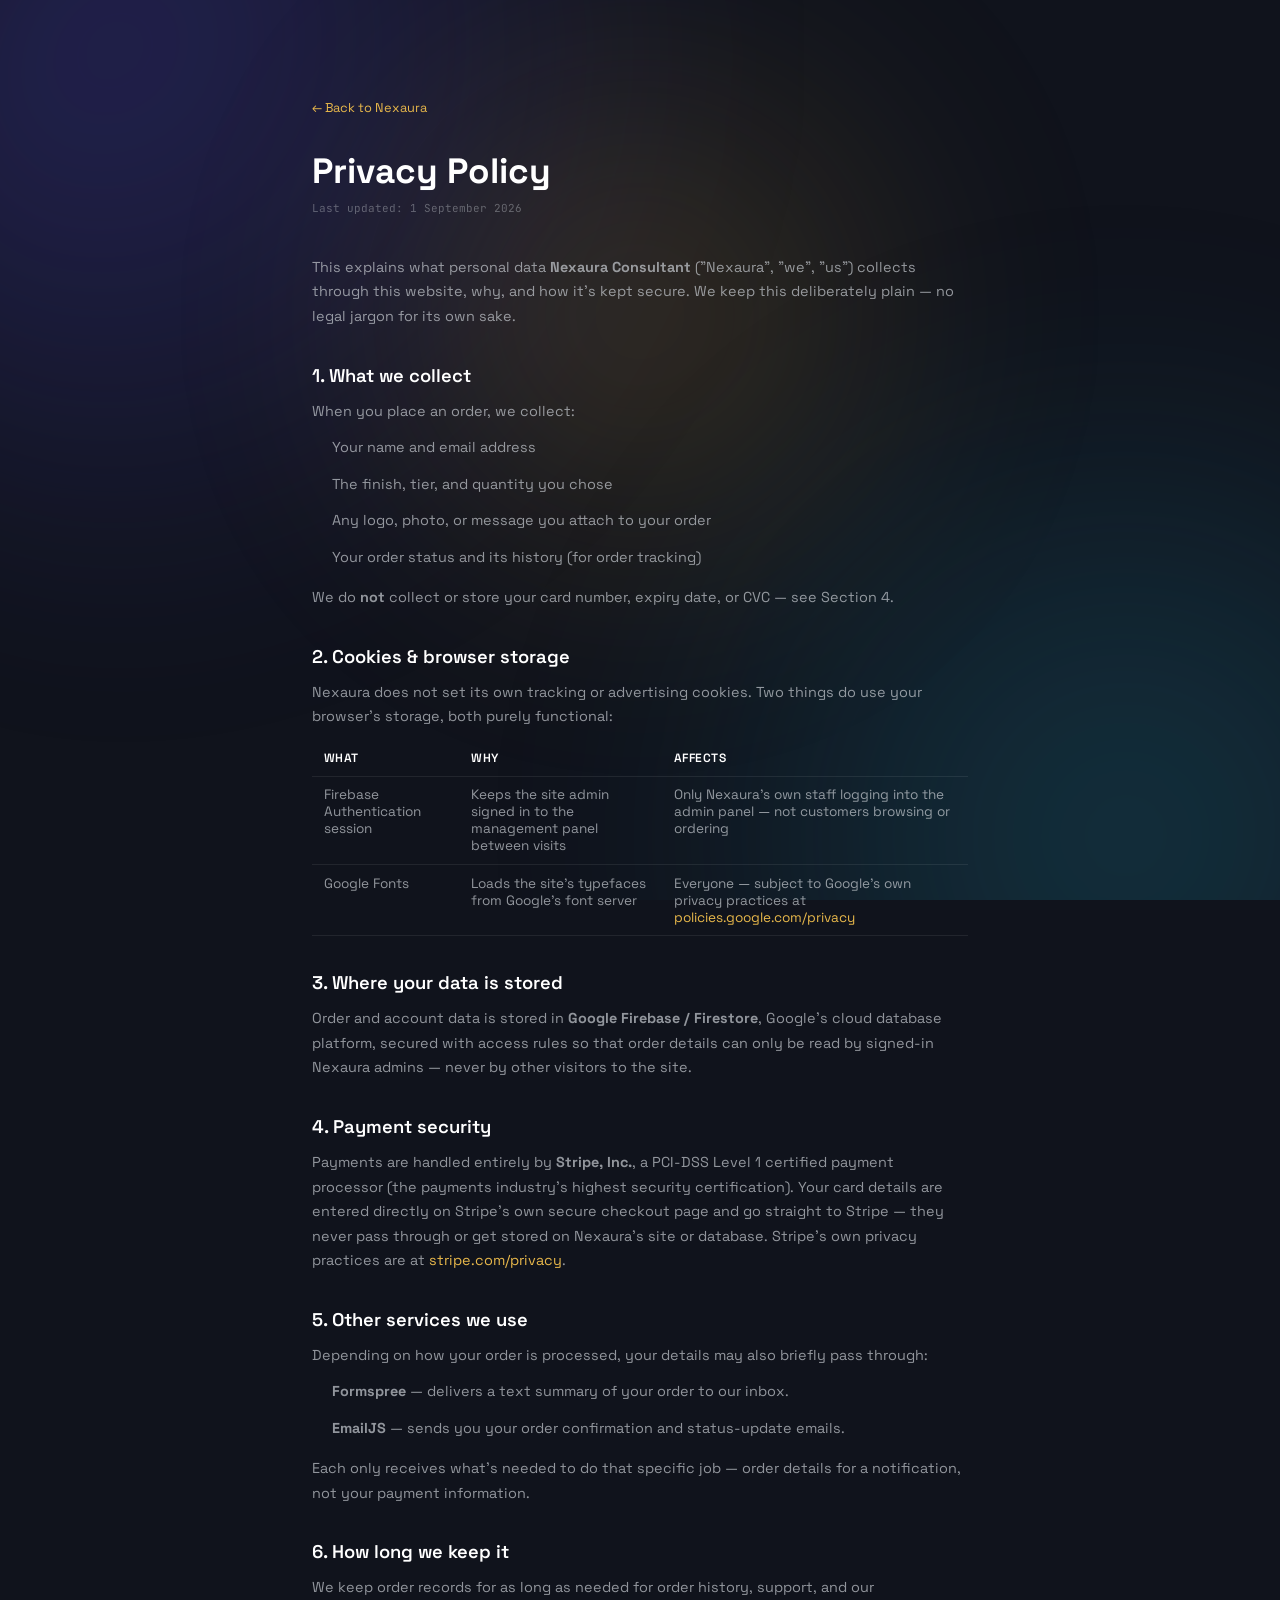
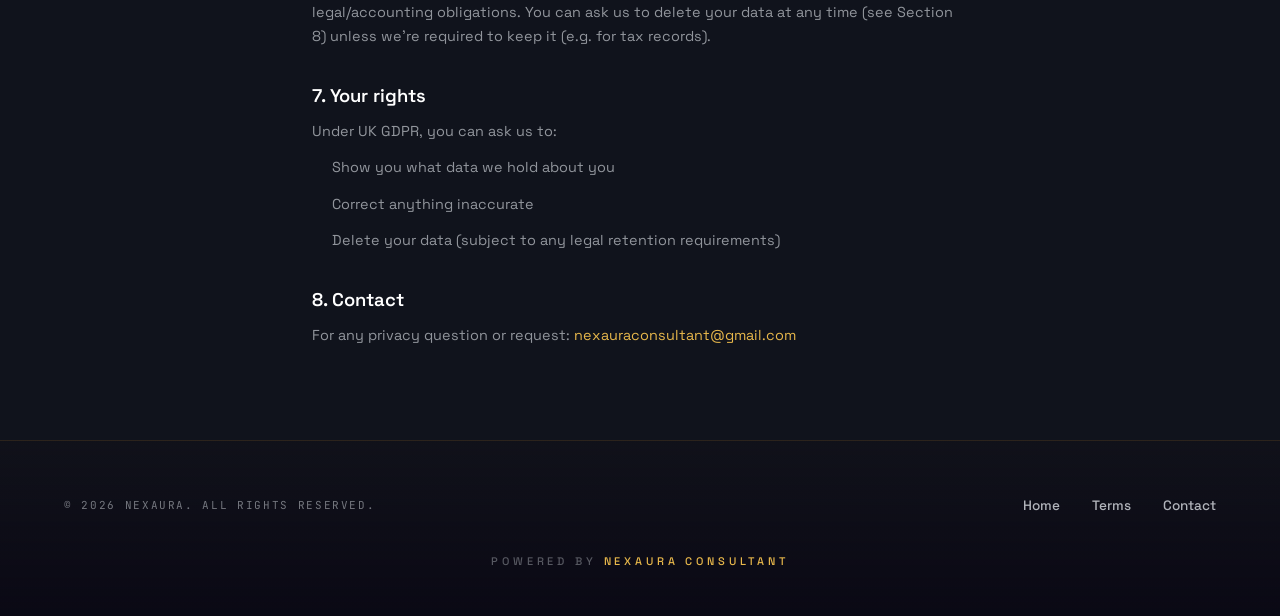
<file: privacy.html>
<!doctype html>
<html lang="en">
<head>
  <meta charset="UTF-8" />
  <meta name="viewport" content="width=device-width, initial-scale=1.0" />
  <title>Privacy Policy — Nexaura</title>
  <link rel="icon" type="image/svg+xml" href="favicon.svg" />
  <link rel="preconnect" href="https://fonts.googleapis.com">
  <link rel="preconnect" href="https://fonts.gstatic.com" crossorigin>
  <link href="https://fonts.googleapis.com/css2?family=Space+Grotesk:wght@300;400;500;600;700&family=JetBrains+Mono:wght@400;500&display=swap" rel="stylesheet">
  <link rel="stylesheet" href="css/style.css" />
  <style>
    .legal-wrap { max-width: 44rem; margin: 0 auto; padding: 6rem 1.5rem 5rem; }
    .legal-wrap h1 { font-family: 'Space Grotesk', sans-serif; font-size: 2.2rem; font-weight: 700; color: #fff; margin-bottom: 0.5rem; }
    .legal-wrap .updated { font-family: 'JetBrains Mono', monospace; font-size: 11px; color: rgba(201,205,211,0.4); margin-bottom: 2.5rem; }
    .legal-wrap h2 { font-family: 'Space Grotesk', sans-serif; font-size: 1.15rem; font-weight: 600; color: #fff; margin-top: 2.2rem; margin-bottom: 0.75rem; }
    .legal-wrap p, .legal-wrap li { font-size: 0.9rem; line-height: 1.7; color: rgba(201,205,211,0.7); margin-bottom: 0.75rem; }
    .legal-wrap ul { padding-left: 1.25rem; margin-bottom: 1rem; }
    .legal-wrap a { color: #E8B84B; }
    .back-link { display: inline-block; margin-bottom: 2rem; font-size: 0.8rem; color: rgba(201,205,211,0.5); }
    .legal-table { width: 100%; border-collapse: collapse; margin-bottom: 1.25rem; font-size: 0.85rem; }
    .legal-table th, .legal-table td { text-align: left; padding: 0.6rem 0.75rem; border-bottom: 1px solid rgba(255,255,255,0.08); color: rgba(201,205,211,0.7); vertical-align: top; }
    .legal-table th { color: #fff; font-weight: 600; font-size: 0.75rem; text-transform: uppercase; letter-spacing: 0.04em; }
  </style>
</head>
<body>
  <div class="aurora-bg"><div class="aurora-blob-gold"></div></div>

  <div class="legal-wrap">
    <a href="index.html" class="back-link">← Back to Nexaura</a>
    <h1>Privacy Policy</h1>
    <div class="updated">Last updated: 1 September 2026</div>

    <p>
      This explains what personal data <strong>Nexaura Consultant</strong>
      ("Nexaura", "we", "us") collects through this website, why, and how it's
      kept secure. We keep this deliberately plain — no legal jargon for its
      own sake.
    </p>

    <h2>1. What we collect</h2>
    <p>When you place an order, we collect:</p>
    <ul>
      <li>Your name and email address</li>
      <li>The finish, tier, and quantity you chose</li>
      <li>Any logo, photo, or message you attach to your order</li>
      <li>Your order status and its history (for order tracking)</li>
    </ul>
    <p>
      We do <strong>not</strong> collect or store your card number, expiry
      date, or CVC — see Section 4.
    </p>

    <h2>2. Cookies &amp; browser storage</h2>
    <p>
      Nexaura does not set its own tracking or advertising cookies. Two
      things do use your browser's storage, both purely functional:
    </p>
    <table class="legal-table">
      <tr><th>What</th><th>Why</th><th>Affects</th></tr>
      <tr><td>Firebase Authentication session</td><td>Keeps the site admin signed in to the management panel between visits</td><td>Only Nexaura's own staff logging into the admin panel — not customers browsing or ordering</td></tr>
      <tr><td>Google Fonts</td><td>Loads the site's typefaces from Google's font server</td><td>Everyone — subject to Google's own privacy practices at <a href="https://policies.google.com/privacy">policies.google.com/privacy</a></td></tr>
    </table>

    <h2>3. Where your data is stored</h2>
    <p>
      Order and account data is stored in <strong>Google Firebase /
      Firestore</strong>, Google's cloud database platform, secured with
      access rules so that order details can only be read by signed-in
      Nexaura admins — never by other visitors to the site.
    </p>

    <h2>4. Payment security</h2>
    <p>
      Payments are handled entirely by <strong>Stripe, Inc.</strong>, a
      PCI-DSS Level 1 certified payment processor (the payments industry's
      highest security certification). Your card details are entered
      directly on Stripe's own secure checkout page and go straight to
      Stripe — they never pass through or get stored on Nexaura's site or
      database. Stripe's own privacy practices are at
      <a href="https://stripe.com/privacy">stripe.com/privacy</a>.
    </p>

    <h2>5. Other services we use</h2>
    <p>Depending on how your order is processed, your details may also briefly pass through:</p>
    <ul>
      <li><strong>Formspree</strong> — delivers a text summary of your order to our inbox.</li>
      <li><strong>EmailJS</strong> — sends you your order confirmation and status-update emails.</li>
    </ul>
    <p>Each only receives what's needed to do that specific job — order details for a notification, not your payment information.</p>

    <h2>6. How long we keep it</h2>
    <p>
      We keep order records for as long as needed for order history, support,
      and our legal/accounting obligations. You can ask us to delete your
      data at any time (see Section 8) unless we're required to keep it
      (e.g. for tax records).
    </p>

    <h2>7. Your rights</h2>
    <p>Under UK GDPR, you can ask us to:</p>
    <ul>
      <li>Show you what data we hold about you</li>
      <li>Correct anything inaccurate</li>
      <li>Delete your data (subject to any legal retention requirements)</li>
    </ul>

    <h2>8. Contact</h2>
    <p>
      For any privacy question or request:
      <a href="mailto:nexauraconsultant@gmail.com">nexauraconsultant@gmail.com</a>
    </p>
  </div>

  <footer>
    <div class="footer-row">
      <div class="footer-copy">© <span id="footer-year"></span> Nexaura. All rights reserved.</div>
      <div class="footer-links">
        <a href="index.html">Home</a>
        <a href="terms.html">Terms</a>
        <a href="mailto:nexauraconsultant@gmail.com">Contact</a>
      </div>
    </div>
    <div class="footer-credit">POWERED BY&nbsp;<span>NEXAURA CONSULTANT</span></div>
  </footer>

  <script>document.getElementById("footer-year").textContent = new Date().getFullYear();</script>
</body>
</html>
</file>
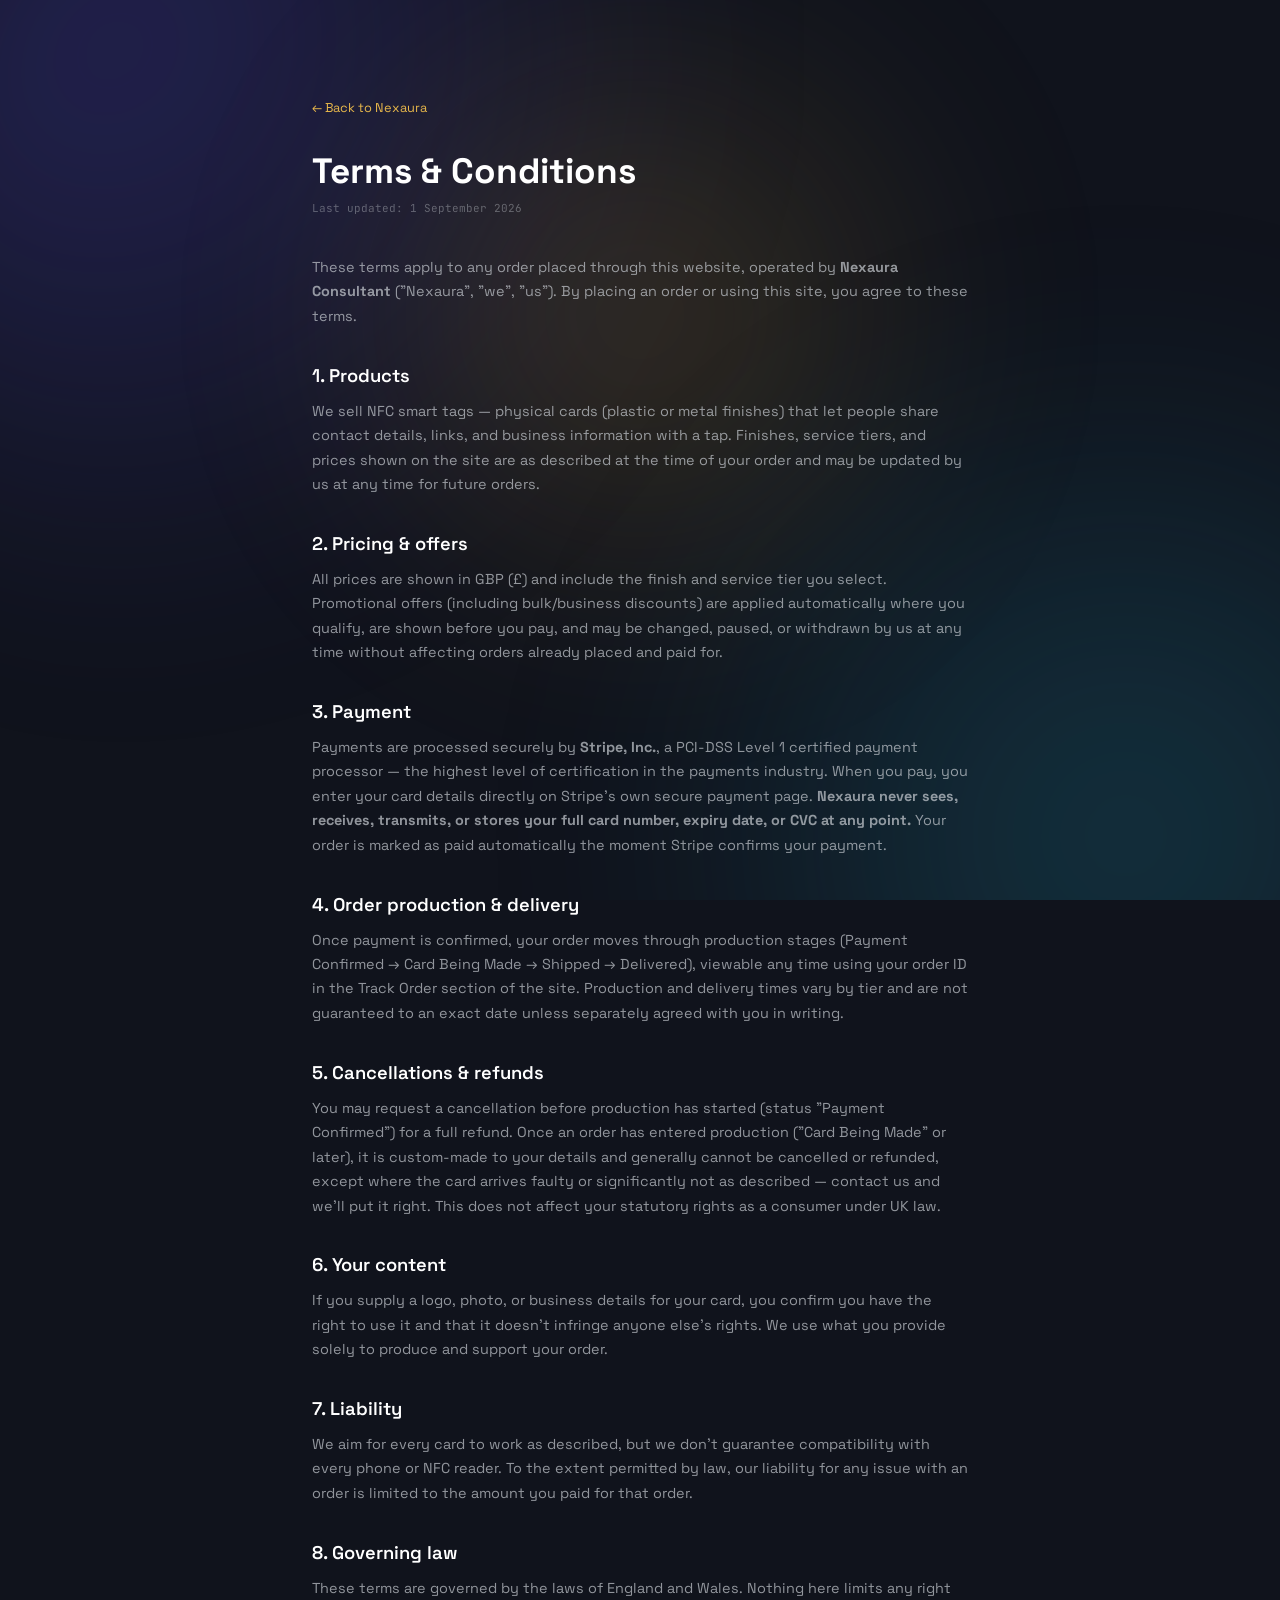
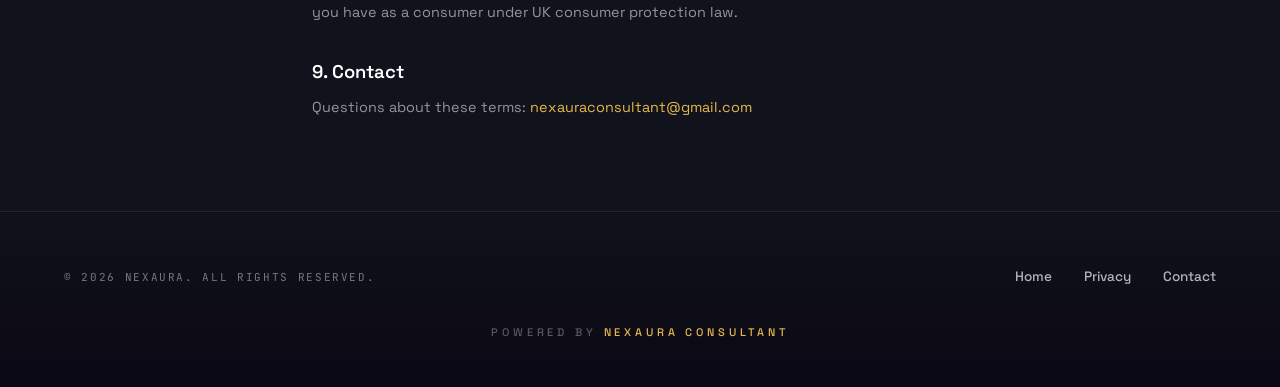
<file: terms.html>
<!doctype html>
<html lang="en">
<head>
  <meta charset="UTF-8" />
  <meta name="viewport" content="width=device-width, initial-scale=1.0" />
  <title>Terms &amp; Conditions — Nexaura</title>
  <link rel="icon" type="image/svg+xml" href="favicon.svg" />
  <link rel="preconnect" href="https://fonts.googleapis.com">
  <link rel="preconnect" href="https://fonts.gstatic.com" crossorigin>
  <link href="https://fonts.googleapis.com/css2?family=Space+Grotesk:wght@300;400;500;600;700&family=JetBrains+Mono:wght@400;500&display=swap" rel="stylesheet">
  <link rel="stylesheet" href="css/style.css" />
  <style>
    .legal-wrap { max-width: 44rem; margin: 0 auto; padding: 6rem 1.5rem 5rem; }
    .legal-wrap h1 { font-family: 'Space Grotesk', sans-serif; font-size: 2.2rem; font-weight: 700; color: #fff; margin-bottom: 0.5rem; }
    .legal-wrap .updated { font-family: 'JetBrains Mono', monospace; font-size: 11px; color: rgba(201,205,211,0.4); margin-bottom: 2.5rem; }
    .legal-wrap h2 { font-family: 'Space Grotesk', sans-serif; font-size: 1.15rem; font-weight: 600; color: #fff; margin-top: 2.2rem; margin-bottom: 0.75rem; }
    .legal-wrap p, .legal-wrap li { font-size: 0.9rem; line-height: 1.7; color: rgba(201,205,211,0.7); margin-bottom: 0.75rem; }
    .legal-wrap ul { padding-left: 1.25rem; margin-bottom: 1rem; }
    .legal-wrap a { color: #E8B84B; }
    .back-link { display: inline-block; margin-bottom: 2rem; font-size: 0.8rem; color: rgba(201,205,211,0.5); }
  </style>
</head>
<body>
  <div class="aurora-bg"><div class="aurora-blob-gold"></div></div>

  <div class="legal-wrap">
    <a href="index.html" class="back-link">← Back to Nexaura</a>
    <h1>Terms &amp; Conditions</h1>
    <div class="updated">Last updated: 1 September 2026</div>

    <p>
      These terms apply to any order placed through this website, operated by
      <strong>Nexaura Consultant</strong> ("Nexaura", "we", "us"). By placing an
      order or using this site, you agree to these terms.
    </p>

    <h2>1. Products</h2>
    <p>
      We sell NFC smart tags — physical cards (plastic or metal finishes) that
      let people share contact details, links, and business information with a
      tap. Finishes, service tiers, and prices shown on the site are as
      described at the time of your order and may be updated by us at any time
      for future orders.
    </p>

    <h2>2. Pricing &amp; offers</h2>
    <p>
      All prices are shown in GBP (£) and include the finish and service tier
      you select. Promotional offers (including bulk/business discounts) are
      applied automatically where you qualify, are shown before you pay, and
      may be changed, paused, or withdrawn by us at any time without affecting
      orders already placed and paid for.
    </p>

    <h2>3. Payment</h2>
    <p>
      Payments are processed securely by <strong>Stripe, Inc.</strong>, a
      PCI-DSS Level 1 certified payment processor — the highest level of
      certification in the payments industry. When you pay, you enter your
      card details directly on Stripe's own secure payment page.
      <strong>Nexaura never sees, receives, transmits, or stores your full
      card number, expiry date, or CVC at any point.</strong> Your order is
      marked as paid automatically the moment Stripe confirms your payment.
    </p>

    <h2>4. Order production &amp; delivery</h2>
    <p>
      Once payment is confirmed, your order moves through production stages
      (Payment Confirmed → Card Being Made → Shipped → Delivered), viewable
      any time using your order ID in the Track Order section of the site.
      Production and delivery times vary by tier and are not guaranteed to an
      exact date unless separately agreed with you in writing.
    </p>

    <h2>5. Cancellations &amp; refunds</h2>
    <p>
      You may request a cancellation before production has started (status
      "Payment Confirmed") for a full refund. Once an order has entered
      production ("Card Being Made" or later), it is custom-made to your
      details and generally cannot be cancelled or refunded, except where the
      card arrives faulty or significantly not as described — contact us and
      we'll put it right. This does not affect your statutory rights as a
      consumer under UK law.
    </p>

    <h2>6. Your content</h2>
    <p>
      If you supply a logo, photo, or business details for your card, you
      confirm you have the right to use it and that it doesn't infringe
      anyone else's rights. We use what you provide solely to produce and
      support your order.
    </p>

    <h2>7. Liability</h2>
    <p>
      We aim for every card to work as described, but we don't guarantee
      compatibility with every phone or NFC reader. To the extent permitted
      by law, our liability for any issue with an order is limited to the
      amount you paid for that order.
    </p>

    <h2>8. Governing law</h2>
    <p>
      These terms are governed by the laws of England and Wales. Nothing here
      limits any right you have as a consumer under UK consumer protection
      law.
    </p>

    <h2>9. Contact</h2>
    <p>
      Questions about these terms: <a href="mailto:nexauraconsultant@gmail.com">nexauraconsultant@gmail.com</a>
    </p>
  </div>

  <footer>
    <div class="footer-row">
      <div class="footer-copy">© <span id="footer-year"></span> Nexaura. All rights reserved.</div>
      <div class="footer-links">
        <a href="index.html">Home</a>
        <a href="privacy.html">Privacy</a>
        <a href="mailto:nexauraconsultant@gmail.com">Contact</a>
      </div>
    </div>
    <div class="footer-credit">POWERED BY&nbsp;<span>NEXAURA CONSULTANT</span></div>
  </footer>

  <script>document.getElementById("footer-year").textContent = new Date().getFullYear();</script>
</body>
</html>
</file>
<file: css/style.css>
* { box-sizing: border-box; }
html, body { height: 100%; }
body {
  margin: 0;
  background: #10131c;
  color: #E8ECF1;
  font-family: 'Space Grotesk', sans-serif;
  overflow-x: hidden;
}
h1, h2, h3, p, ul { margin: 0; padding: 0; }
ul { list-style: none; }
a { color: inherit; text-decoration: none; }
button { font-family: inherit; cursor: pointer; }

.font-display { font-family: 'Space Grotesk', sans-serif; }
.mono-label {
  font-family: 'JetBrains Mono', monospace;
  letter-spacing: 0.18em;
  text-transform: uppercase;
}

::selection { background: rgba(91, 79, 232, 0.35); color: #fff; }
::-webkit-scrollbar { width: 8px; }
::-webkit-scrollbar-track { background: #10131c; }
::-webkit-scrollbar-thumb { background: #2a2d3d; border-radius: 4px; }

.glass {
  background: rgba(38, 41, 56, 0.55);
  backdrop-filter: blur(20px) saturate(160%);
  -webkit-backdrop-filter: blur(20px) saturate(160%);
  border: 1px solid rgba(232, 184, 75, 0.18);
  border-radius: 1rem;
}
.glass-strong {
  background: rgba(30, 33, 46, 0.78);
  backdrop-filter: blur(28px) saturate(170%);
  -webkit-backdrop-filter: blur(28px) saturate(170%);
  border: 1px solid rgba(232, 184, 75, 0.25);
  border-radius: 1.5rem;
}

.text-glow { text-shadow: 0 0 20px rgba(232, 184, 75, 0.6), 0 0 60px rgba(232, 184, 75, 0.25); }

.text-aurora {
  background: linear-gradient(90deg, #4FA8C7, #6B5FE8 35%, #E8B84B 68%, #F0AE8C);
  -webkit-background-clip: text;
  background-clip: text;
  color: transparent;
  display: inline-block;
}

.shadow-neon { box-shadow: 0 0 24px rgba(232,184,75,0.45), 0 0 60px rgba(232,184,75,0.15); }
.shadow-neon-lg { box-shadow: 0 0 40px rgba(232,184,75,0.6), 0 0 100px rgba(232,184,75,0.25); }

/* ---------- backgrounds ---------- */

.aurora-bg { position: fixed; inset: 0; z-index: -1; pointer-events: none; overflow: hidden; background: #10131c; }
.aurora-bg::before, .aurora-bg::after {
  content: ""; position: absolute; width: 75vmax; height: 75vmax; border-radius: 50%;
  filter: blur(110px); opacity: 0.28; will-change: transform;
}
.aurora-bg::before { top: -20vmax; left: -15vmax; background: radial-gradient(circle at 30% 30%, #5B4FE8, transparent 65%); animation: auroraDrift1 34s ease-in-out infinite; }
.aurora-bg::after { bottom: -25vmax; right: -18vmax; background: radial-gradient(circle at 60% 60%, #1E8CA8, transparent 65%); animation: auroraDrift2 40s ease-in-out infinite; }
.aurora-blob-gold {
  position: absolute; top: 35%; left: 50%; width: 58vmax; height: 58vmax; border-radius: 50%;
  background: radial-gradient(circle, #E8B84B, transparent 65%); filter: blur(120px); opacity: 0.22;
  transform: translate(-50%, -50%); animation: auroraDrift3 46s ease-in-out infinite;
}
@keyframes auroraDrift1 { 0%,100% { transform: translate(0,0) scale(1); } 50% { transform: translate(8vmax,10vmax) scale(1.15); } }
@keyframes auroraDrift2 { 0%,100% { transform: translate(0,0) scale(1); } 50% { transform: translate(-10vmax,-6vmax) scale(1.1); } }
@keyframes auroraDrift3 { 0%,100% { transform: translate(-50%,-50%) scale(1); } 50% { transform: translate(-46%,-55%) scale(1.2); } }
@media (prefers-reduced-motion: reduce) { .aurora-bg::before, .aurora-bg::after, .aurora-blob-gold { animation: none; } }

.film-grain {
  position: fixed; inset: 0; z-index: 90; pointer-events: none; opacity: 0.05; mix-blend-mode: overlay;
  background-image: url("data:image/svg+xml,%3Csvg xmlns='http://www.w3.org/2000/svg' width='120' height='120'%3E%3Cfilter id='n'%3E%3CfeTurbulence type='fractalNoise' baseFrequency='0.9' numOctaves='2' stitchTiles='stitch'/%3E%3C/filter%3E%3Crect width='100%25' height='100%25' filter='url(%23n)'/%3E%3C/svg%3E");
  animation: grainShift 0.5s steps(2) infinite;
}
@keyframes grainShift { 0% { transform: translate(0,0); } 50% { transform: translate(-1%,1%); } 100% { transform: translate(1%,-1%); } }
.cinematic-vignette { position: fixed; inset: 0; z-index: 89; pointer-events: none; box-shadow: inset 0 0 22vw 4vw rgba(0,0,0,0.65); }
.grid-overlay {
  background-image: linear-gradient(rgba(232,184,75,0.05) 1px, transparent 1px), linear-gradient(90deg, rgba(232,184,75,0.05) 1px, transparent 1px);
  background-size: 64px 64px;
}

/* ---------- layout helpers (small subset of Tailwind-like utilities used inline via classes below) ---------- */

.container-xl { max-width: 72rem; margin: 0 auto; padding: 0 1.5rem; }
.container-md { max-width: 42rem; margin: 0 auto; padding: 0 1.5rem; }
.section { position: relative; padding: 7rem 1.5rem; }
.section-title { font-size: 2.5rem; font-weight: 600; color: #fff; }
@media (min-width: 768px) { .section-title { font-size: 3rem; } }

.card-grid { display: grid; grid-template-columns: 1fr; gap: 1.25rem; }
@media (min-width: 640px) { .card-grid { grid-template-columns: 1fr 1fr; } }
@media (min-width: 1024px) { .card-grid { grid-template-columns: 1fr 1fr 1fr; } }
.tier-grid { display: grid; grid-template-columns: 1fr; gap: 1.25rem; }
@media (min-width: 640px) { .tier-grid { grid-template-columns: 1fr 1fr; } }
@media (min-width: 1024px) { .tier-grid { grid-template-columns: repeat(4, 1fr); } }

/* scroll-reveal (replaces framer-motion whileInView) */
.reveal { opacity: 0; transform: translateY(32px); transition: opacity 0.7s cubic-bezier(.16,1,.3,1), transform 0.7s cubic-bezier(.16,1,.3,1); }
.reveal.in { opacity: 1; transform: translateY(0); }

.tag-card {
  cursor: pointer; padding: 1.5rem; transition: transform 0.3s, border-color 0.3s;
}
.tag-card:hover { transform: translateY(-4px); }
.tag-card.selected { border-color: rgba(232,184,75,0.6) !important; box-shadow: 0 0 24px rgba(232,184,75,0.45), 0 0 60px rgba(232,184,75,0.15); }

.thumb {
  height: 8rem; width: 100%; border-radius: 0.75rem; margin-bottom: 1.5rem;
  display: flex; align-items: center; justify-content: center; overflow: hidden; position: relative;
  box-shadow: inset 0 0 0 1px rgba(255,255,255,0.08);
}
.thumb img { height: 80%; width: 80%; object-fit: contain; filter: drop-shadow(0 0 18px rgba(0,0,0,0.5)); }
.thumb .swatch { position: relative; height: 5rem; width: 3rem; border-radius: 0.5rem; }
.thumb .sheen { position: absolute; inset: 0; opacity: 0.4; }

.price-badge {
  font-family: 'JetBrains Mono', monospace; letter-spacing: 0.1em; border-radius: 9999px;
  background: rgba(232,184,75,0.1); color: #E8B84B; padding: 0.25rem 0.6rem; font-size: 0.65rem; font-weight: 600;
}

.input {
  width: 100%; background: rgba(255,255,255,0.03); border: 1px solid rgba(255,255,255,0.1);
  border-radius: 0.75rem; padding: 0.75rem 1rem; color: #E8ECF1; font-size: 0.875rem; outline: none;
  transition: border-color 0.2s ease; font-family: inherit;
}
.input:focus { border-color: rgba(232,184,75,0.5); }
.input::placeholder { color: rgba(201,205,211,0.35); }

.btn-gold {
  font-family: 'JetBrains Mono', monospace; letter-spacing: 0.15em; text-transform: uppercase;
  border-radius: 0.75rem; background: linear-gradient(90deg, #E8B84B, #F5D57A); color: #031012;
  font-weight: 600; padding: 0.9rem; text-align: center; border: none; font-size: 0.75rem;
  transition: transform 0.15s;
}
.btn-gold:hover { transform: scale(1.01); }
.btn-gold:active { transform: scale(0.99); }
.btn-gold:disabled { opacity: 0.6; cursor: default; }

/* ---------- cinematic intro ---------- */
#intro-overlay { position: fixed; inset: 0; z-index: 200; pointer-events: none; }
#intro-bar-top, #intro-bar-bottom {
  position: absolute; left: 0; right: 0; background: #000; height: 50vh;
  transition: height 1.1s cubic-bezier(.83,0,.17,1);
}
#intro-bar-top { top: 0; }
#intro-bar-bottom { bottom: 0; }
#intro-text {
  position: absolute; inset: 0; display: flex; align-items: center; justify-content: center;
  transition: opacity 0.6s ease;
}

/* ---------- hero ---------- */
#hero { position: relative; height: 100vh; width: 100%; overflow: hidden; }
#hero-canvas-wrap { position: absolute; inset: 0; }
#hero-canvas-wrap canvas { display: block; }
.hero-copy { position: relative; z-index: 10; height: 100%; display: flex; flex-direction: column; align-items: center; justify-content: space-between; pointer-events: none; padding: 2.5rem 1.5rem; }

/* ---------- live activity ---------- */
#live-activity {
  position: fixed; bottom: 1.25rem; left: 1.25rem; z-index: 40; max-width: 280px; pointer-events: none;
}
@media (min-width: 768px) { #live-activity { bottom: 2rem; left: 2rem; } }
.live-card {
  display: flex; align-items: center; gap: 0.75rem; padding: 0.75rem 1rem; border-radius: 0.75rem;
  opacity: 0; transform: translateX(-24px); filter: blur(6px);
  transition: opacity 0.5s cubic-bezier(.16,1,.3,1), transform 0.5s cubic-bezier(.16,1,.3,1), filter 0.5s cubic-bezier(.16,1,.3,1);
}
.live-card.show { opacity: 1; transform: translateX(0); filter: blur(0); }

/* ---------- admin ---------- */
#admin-overlay {
  position: fixed; inset: 0; z-index: 100; display: none; align-items: center; justify-content: center;
  background: rgba(0,0,0,0.7); backdrop-filter: blur(4px); padding: 1rem;
}
#admin-overlay.open { display: flex; }
#admin-toggle {
  position: fixed; bottom: 1.25rem; right: 1.25rem; z-index: 30; height: 2rem; width: 2rem; border-radius: 9999px;
  border: 1px solid rgba(255,255,255,0.1); background: rgba(0,0,0,0.4); color: rgba(201,205,211,0.3);
  font-size: 10px; backdrop-filter: blur(4px);
}
#admin-toggle:hover { color: rgba(252,211,77,0.7); border-color: rgba(252,211,77,0.3); }

/* ---------- order portal ---------- */
.field { display: block; margin-bottom: 1.25rem; }
.field-label { font-family: 'JetBrains Mono', monospace; letter-spacing: 0.15em; text-transform: uppercase; margin-bottom: 0.5rem; font-size: 10px; color: rgba(201,205,211,0.45); }
.swatch-grid { display: grid; grid-template-columns: repeat(3, 1fr); gap: 0.5rem; }
@media (min-width: 640px) { .swatch-grid { grid-template-columns: repeat(6, 1fr); } }
.swatch-btn {
  display: flex; flex-direction: column; align-items: center; gap: 0.4rem; border-radius: 0.5rem;
  border: 1px solid rgba(255,255,255,0.1); padding: 0.5rem; background: transparent; transition: border-color 0.2s;
}
.swatch-btn:hover { border-color: rgba(255,255,255,0.25); }
.swatch-btn.selected { border-color: rgba(232,184,75,0.6); background: rgba(255,255,255,0.04); }
.swatch-dot { height: 1.5rem; width: 1.5rem; border-radius: 9999px; }
.swatch-name { font-size: 9px; color: rgba(201,205,211,0.6); }

.tier-grid-sm { display: grid; grid-template-columns: repeat(2, 1fr); gap: 0.5rem; }
@media (min-width: 640px) { .tier-grid-sm { grid-template-columns: repeat(4, 1fr); } }
.tier-btn-sm {
  border-radius: 0.5rem; border: 1px solid rgba(255,255,255,0.1); padding: 0.6rem 0.75rem; text-align: left;
  background: transparent; transition: border-color 0.2s;
}
.tier-btn-sm:hover { border-color: rgba(255,255,255,0.25); }
.tier-btn-sm.selected { border-color: rgba(232,184,75,0.6); background: rgba(255,255,255,0.04); }
.tier-btn-sm .name { font-size: 0.75rem; font-weight: 500; color: #fff; }
.tier-btn-sm .price { font-size: 10px; color: rgba(201,205,211,0.45); }

.total-row {
  display: flex; align-items: center; justify-content: space-between; border-radius: 0.75rem;
  border: 1px solid rgba(232,184,75,0.25); background: rgba(232,184,75,0.06); padding: 0.9rem 1rem; margin-bottom: 1.25rem;
}
.total-row .desc { font-size: 0.75rem; color: rgba(201,205,211,0.6); }
.total-row .amount { font-size: 1.125rem; font-weight: 700; color: #E8B84B; }

.dropzone {
  display: flex; align-items: center; gap: 1rem; border-radius: 0.75rem; border: 1px dashed rgba(255,255,255,0.15);
  background: rgba(255,255,255,0.02); padding: 1rem; cursor: pointer; transition: border-color 0.2s;
}
.dropzone:hover { border-color: rgba(252,211,77,0.4); }
.dropzone img { height: 3.5rem; width: 3.5rem; border-radius: 0.5rem; object-fit: cover; }
.dropzone .placeholder { height: 3.5rem; width: 3.5rem; border-radius: 0.5rem; background: rgba(255,255,255,0.05); display: flex; align-items: center; justify-content: center; font-size: 1.1rem; }
.dropzone .hint { font-size: 0.75rem; color: rgba(201,205,211,0.5); }

/* ---------- pricing tiers ---------- */
.tier-card { position: relative; padding: 1.5rem; transition: transform 0.3s; }
.tier-card:hover { transform: translateY(-4px); }
.tier-card.featured { box-shadow: 0 0 24px rgba(232,184,75,0.45), 0 0 60px rgba(232,184,75,0.15); border: 1px solid rgba(232,184,75,0.4) !important; }
.tier-select-btn {
  display: block;
  width: 100%;
  text-align: left;
  background: none;
  border: none;
  padding: 0;
  margin: 0;
  color: inherit;
  font: inherit;
  cursor: pointer;
}
.tier-badge {
  position: absolute; top: -0.75rem; left: 50%; transform: translateX(-50%); border-radius: 9999px;
  background: linear-gradient(90deg, #E8B84B, #F5D57A); padding: 0.25rem 0.75rem; font-size: 10px; font-weight: 700; color: #031012;
}
.tier-price { font-size: 1.875rem; font-weight: 700; color: #fff; margin-bottom: 0.25rem; }
.tier-price .unit { font-size: 0.875rem; font-weight: 400; color: rgba(201,205,211,0.4); margin-left: 0.25rem; }
.tier-features { margin: 1.25rem 0; display: flex; flex-direction: column; gap: 0.6rem; }
.tier-features li { display: flex; align-items: flex-start; gap: 0.5rem; font-size: 0.75rem; color: rgba(201,205,211,0.7); }
.tier-features li::before { content: "✓"; color: #E8B84B; margin-top: 1px; }
.tier-cta {
  margin-top: 1.5rem; display: block; border-radius: 0.75rem; padding: 0.75rem; text-align: center;
  font-family: 'JetBrains Mono', monospace; font-size: 11px; font-weight: 600; text-transform: uppercase;
}
.tier-cta.featured { background: linear-gradient(90deg, #E8B84B, #F5D57A); color: #031012; }
.tier-cta.plain { border: 1px solid rgba(255,255,255,0.15); color: #fff; }

/* ---------- clients ---------- */
.client-card { overflow: hidden; display: block; transition: transform 0.3s, box-shadow 0.3s; }
.client-card:hover { transform: translateY(-4px); box-shadow: 0 0 24px rgba(232,184,75,0.45), 0 0 60px rgba(232,184,75,0.15); }
.client-photo { aspect-ratio: 16/11; width: 100%; overflow: hidden; background: rgba(0,0,0,0.4); }
.client-photo img { height: 100%; width: 100%; object-fit: cover; transition: transform 0.5s; }
.client-card:hover .client-photo img { transform: scale(1.05); }
.client-body { padding: 1.5rem; }

/* ---------- footer ---------- */
footer {
  position: relative;
  border-top: 1px solid rgba(232,184,75,0.15);
  background: linear-gradient(180deg, rgba(18,16,24,0.4), rgba(10,8,20,0.9));
  padding: 3.5rem 1.5rem 3rem;
}
.footer-row { max-width: 72rem; margin: 0 auto; display: flex; flex-direction: column; align-items: center; justify-content: space-between; gap: 1.5rem; }
@media (min-width: 768px) { .footer-row { flex-direction: row; } }
.footer-copy { font-family: 'JetBrains Mono', monospace; letter-spacing: 0.15em; text-transform: uppercase; font-size: 11px; color: rgba(201,205,211,0.55); }
.footer-links { display: flex; gap: 2rem; font-size: 0.85rem; color: rgba(232,236,241,0.75); font-weight: 500; }
.footer-links a { transition: color 0.2s; }
.footer-links a:hover { color: #E8B84B; }
.footer-credit { margin-top: 2.5rem; text-align: center; font-size: 11px; font-weight: 500; letter-spacing: 0.35em; color: rgba(201,205,211,0.4); }
.footer-credit span { color: #E8B84B; }

.text-center { text-align: center; }
.mt-1 { margin-top: 1rem; } .mt-2 { margin-top: 2rem; }

/* ---------- colorway card art (photorealistic-leaning CSS render) ---------- */
.thumb-card {
  position: relative;
  overflow: hidden;
  display: flex;
  align-items: center;
  justify-content: center;
}
.thumb-card::before {
  /* soft studio vignette behind the card, instead of a flat color fill */
  content: "";
  position: absolute;
  inset: 0;
  background: radial-gradient(ellipse 70% 60% at 50% 35%, rgba(255,255,255,0.10), transparent 70%);
}
.card-plate-wrap {
  position: relative;
  display: flex;
  flex-direction: column;
  align-items: center;
}
.card-plate {
  position: relative;
  width: 4.4rem;
  height: 6.9rem;
  border-radius: 0.6rem;
  box-shadow:
    0 16px 28px rgba(0,0,0,0.55),
    inset 0 1px 1px rgba(255,255,255,0.55),
    inset 0 -8px 14px rgba(0,0,0,0.4);
  background: linear-gradient(160deg, rgba(255,255,255,0.16), rgba(0,0,0,0.3));
  overflow: hidden;
}
.card-plate-matte {
  box-shadow:
    0 12px 20px rgba(0,0,0,0.5),
    inset 0 1px 1px rgba(255,255,255,0.18),
    inset 0 -8px 14px rgba(0,0,0,0.35);
}
/* faint reflection of the card on the "surface" below it, like a studio shot */
.card-reflection {
  width: 4.4rem;
  height: 1.6rem;
  margin-top: 2px;
  border-radius: 0.6rem;
  filter: blur(3px);
  opacity: 0.22;
  transform: scaleY(-1);
  -webkit-mask-image: linear-gradient(to bottom, rgba(0,0,0,0.6), transparent);
  mask-image: linear-gradient(to bottom, rgba(0,0,0,0.6), transparent);
}
.card-plate-shine {
  position: absolute;
  top: -30%;
  left: -60%;
  width: 55%;
  height: 160%;
  background: linear-gradient(100deg, transparent, rgba(255,255,255,0.9), transparent);
  transform: rotate(20deg);
  filter: blur(1px);
}
.card-plate-shine-2 {
  position: absolute;
  top: -30%;
  left: 30%;
  width: 22%;
  height: 160%;
  background: linear-gradient(100deg, transparent, rgba(255,255,255,0.5), transparent);
  transform: rotate(20deg);
  filter: blur(1.5px);
}
.card-plate-shine-soft {
  opacity: 0.32;
  filter: blur(5px);
  background: linear-gradient(100deg, transparent, rgba(255,255,255,0.55), transparent);
}
.card-plate-rim {
  position: absolute;
  inset: 0;
  border-radius: 0.6rem;
  box-shadow: inset 0 0 0 1px rgba(255,255,255,0.35);
  pointer-events: none;
}
.card-plate-seam {
  position: absolute;
  bottom: 0.6rem;
  left: 0.38rem;
  width: 0.2rem;
  height: 1.7rem;
  border-radius: 9999px;
  opacity: 0.95;
  box-shadow: 0 0 6px currentColor;
}
.card-material-tag {
  position: absolute;
  bottom: 0.4rem;
  right: 0.4rem;
  font-family: 'JetBrains Mono', monospace;
  font-size: 6px;
  letter-spacing: 0.1em;
  color: rgba(255,255,255,0.6);
  background: rgba(0,0,0,0.4);
  padding: 1px 4px;
  border-radius: 3px;
}

/* ---------- material badge (Metal / Plastic, next to colorway name) ---------- */
.material-badge {
  font-family: 'JetBrains Mono', monospace;
  font-size: 9px;
  letter-spacing: 0.08em;
  text-transform: uppercase;
  padding: 2px 7px;
  border-radius: 9999px;
  border: 1px solid;
}
.material-badge-metal {
  color: #E8ECF1;
  border-color: rgba(232,236,241,0.35);
  background: rgba(232,236,241,0.08);
}
.material-badge-plastic {
  color: rgba(201,205,211,0.7);
  border-color: rgba(201,205,211,0.25);
  background: rgba(201,205,211,0.06);
}

/* ---------- admin dashboard tabs (Tags / Orders) ---------- */
.admin-tab {
  background: none;
  border: none;
  padding: 0.5rem 0.25rem;
  margin-right: 1.25rem;
  font-family: 'JetBrains Mono', monospace;
  font-size: 11px;
  letter-spacing: 0.08em;
  text-transform: uppercase;
  color: rgba(201,205,211,0.45);
  border-bottom: 2px solid transparent;
  position: relative;
  bottom: -1px;
}
.admin-tab-active {
  color: #E8B84B;
  border-bottom-color: #E8B84B;
}
.admin-tab-badge {
  display: inline-block;
  min-width: 1rem;
  padding: 0 0.3rem;
  margin-left: 0.35rem;
  border-radius: 9999px;
  background: rgba(232,184,75,0.15);
  color: #E8B84B;
  font-size: 9px;
}

/* ---------- admin: order card details ---------- */
.order-field {
  display: flex;
  gap: 0.5rem;
  padding: 0.2rem 0;
  font-size: 0.78rem;
  border-bottom: 1px solid rgba(255,255,255,0.04);
}
.order-field-label {
  width: 5rem;
  flex-shrink: 0;
  color: rgba(201,205,211,0.4);
  font-family: 'JetBrains Mono', monospace;
  font-size: 10px;
  letter-spacing: 0.06em;
  text-transform: uppercase;
  padding-top: 2px;
}
.order-field-value {
  color: rgba(232,236,241,0.9);
  word-break: break-word;
}
.order-photo-thumb {
  height: 4.5rem;
  width: 4.5rem;
  border-radius: 0.6rem;
  object-fit: cover;
  border: 1px solid rgba(255,255,255,0.1);
  transition: transform 0.15s;
}
.order-photo-thumb:hover { transform: scale(1.04); }
.order-download-link {
  font-family: 'JetBrains Mono', monospace;
  font-size: 11px;
  color: #E8B84B;
  border: 1px solid rgba(232,184,75,0.35);
  border-radius: 0.5rem;
  padding: 0.4rem 0.7rem;
  text-decoration: none;
}
.order-download-link:hover { background: rgba(232,184,75,0.1); }

/* ---------- admin: full-size photo lightbox ---------- */
#order-photo-lightbox {
  display: none;
  position: fixed;
  inset: 0;
  z-index: 150;
  align-items: center;
  justify-content: center;
  background: rgba(0,0,0,0.85);
  padding: 2rem;
}
#order-photo-lightbox.open { display: flex; }
#order-photo-lightbox img {
  max-width: 90vw;
  max-height: 85vh;
  border-radius: 0.75rem;
  box-shadow: 0 20px 60px rgba(0,0,0,0.6);
}
#order-photo-lightbox-close {
  position: absolute;
  top: 1.25rem;
  right: 1.5rem;
  background: rgba(255,255,255,0.1);
  border: none;
  color: #fff;
  height: 2.25rem;
  width: 2.25rem;
  border-radius: 9999px;
  font-size: 1rem;
}

/* ---------- order status tracker (customer-facing) ---------- */
.track-stepper { display: flex; align-items: flex-start; }
.track-step {
  flex: 1;
  display: flex;
  flex-direction: column;
  align-items: center;
  text-align: center;
  position: relative;
}
.track-step:not(:last-child)::after {
  content: "";
  position: absolute;
  top: 0.9rem;
  left: 55%;
  width: 90%;
  height: 2px;
  background: rgba(255,255,255,0.1);
  z-index: 0;
}
.track-step.done:not(:last-child)::after { background: #E8B84B; }
.track-step-dot {
  position: relative;
  z-index: 1;
  height: 1.9rem;
  width: 1.9rem;
  border-radius: 9999px;
  display: flex;
  align-items: center;
  justify-content: center;
  font-size: 0.75rem;
  font-weight: 600;
  background: rgba(255,255,255,0.06);
  border: 2px solid rgba(255,255,255,0.15);
  color: rgba(201,205,211,0.5);
}
.track-step.done .track-step-dot {
  background: #E8B84B;
  border-color: #E8B84B;
  color: #031012;
}
.track-step.active .track-step-dot {
  border-color: #E8B84B;
  color: #E8B84B;
  box-shadow: 0 0 0 4px rgba(232,184,75,0.15);
}
.track-step-label {
  margin-top: 0.5rem;
  font-size: 10px;
  font-family: 'JetBrains Mono', monospace;
  letter-spacing: 0.03em;
  color: rgba(201,205,211,0.45);
  max-width: 5.5rem;
}
.track-step.active .track-step-label,
.track-step.done .track-step-label { color: rgba(232,236,241,0.85); }

/* ---------- admin: order status controls ---------- */
.status-stage-row { display: flex; flex-wrap: wrap; gap: 0.4rem; margin-top: 0.75rem; }
.status-stage-btn {
  font-family: 'JetBrains Mono', monospace;
  font-size: 10px;
  padding: 0.35rem 0.6rem;
  border-radius: 0.4rem;
  border: 1px solid rgba(255,255,255,0.12);
  background: transparent;
  color: rgba(201,205,211,0.55);
}
.status-stage-btn.current {
  border-color: #E8B84B;
  color: #E8B84B;
  background: rgba(232,184,75,0.1);
}

/* ---------- admin: pricing tab ---------- */
.price-save-btn {
  font-family: 'JetBrains Mono', monospace;
  font-size: 10px;
  padding: 0.45rem 0.7rem;
  border-radius: 0.4rem;
  border: 1px solid rgba(232,184,75,0.35);
  background: rgba(232,184,75,0.08);
  color: #E8B84B;
  flex-shrink: 0;
}
.price-save-btn:disabled { opacity: 0.6; }

/* ---------- colorways: material rows (photo + swatch picker) ---------- */
.material-row {
  display: flex;
  gap: 2rem;
  padding: 2rem;
  align-items: flex-start;
  margin-bottom: 1.5rem;
}
@media (max-width: 720px) { .material-row { flex-direction: column; align-items: center; text-align: center; } }

.material-row-photo {
  flex-shrink: 0;
  width: 9.5rem;
  height: 15rem;
  border-radius: 1rem;
  display: flex;
  align-items: center;
  justify-content: center;
  cursor: zoom-in;
  background: radial-gradient(ellipse 70% 60% at 50% 35%, rgba(255,255,255,0.06), transparent 70%);
  position: relative;
  transition: transform 0.2s;
}
.material-row-photo:hover { transform: scale(1.02); }
.material-row-photo::after {
  content: "🔍";
  position: absolute;
  bottom: 0.5rem;
  right: 0.5rem;
  font-size: 0.8rem;
  opacity: 0.5;
}

.material-row-info { flex: 1; min-width: 0; }
.material-row-current { margin-bottom: 1.25rem; }

.swatch-row { display: flex; flex-wrap: wrap; gap: 0.6rem; }
.swatch-pick {
  display: flex;
  align-items: center;
  gap: 0.5rem;
  border: 1px solid rgba(255,255,255,0.1);
  border-radius: 0.6rem;
  padding: 0.5rem 0.75rem;
  background: rgba(255,255,255,0.02);
  transition: border-color 0.2s, background 0.2s;
}
.swatch-pick:hover { border-color: rgba(255,255,255,0.25); }
.swatch-pick.selected { border-color: rgba(232,184,75,0.6); background: rgba(232,184,75,0.08); }
.swatch-pick-dot {
  height: 1.4rem;
  width: 1.4rem;
  border-radius: 9999px;
  border: 1px solid rgba(255,255,255,0.2);
  flex-shrink: 0;
}
.swatch-pick-name { font-size: 0.75rem; color: rgba(232,236,241,0.85); white-space: nowrap; }
.swatch-pick-price { font-size: 0.7rem; font-family: 'JetBrains Mono', monospace; color: #E8B84B; white-space: nowrap; }

/* ---------- colorway lightbox ---------- */
#colorway-lightbox {
  display: none;
  position: fixed;
  inset: 0;
  z-index: 150;
  flex-direction: column;
  align-items: center;
  justify-content: center;
  background: rgba(0,0,0,0.85);
  padding: 2rem;
}
#colorway-lightbox.open { display: flex; }
.colorway-lightbox-art {
  display: flex;
  align-items: center;
  justify-content: center;
  margin-bottom: 1.5rem;
}
.colorway-lightbox-art img {
  max-width: min(80vw, 26rem);
  max-height: 65vh;
  width: auto;
  height: auto;
  border-radius: 1rem;
  box-shadow: 0 20px 60px rgba(0,0,0,0.6);
  object-fit: contain;
}
#colorway-lightbox-caption {
  font-family: 'JetBrains Mono', monospace;
  font-size: 0.85rem;
  color: #E8B84B;
  letter-spacing: 0.05em;
}
#colorway-lightbox-close {
  position: absolute;
  top: 1.25rem;
  right: 1.5rem;
  background: rgba(255,255,255,0.1);
  border: none;
  color: #fff;
  height: 2.25rem;
  width: 2.25rem;
  border-radius: 9999px;
  font-size: 1rem;
}

/* ---------- pricing tier: "how it works" demo illustration (not a real video) ---------- */
.tier-demo {
  margin-top: 1.5rem;
  padding-top: 1.25rem;
  border-top: 1px solid rgba(255,255,255,0.08);
}
.tier-demo-label {
  font-family: 'JetBrains Mono', monospace;
  font-size: 9px;
  letter-spacing: 0.08em;
  text-transform: uppercase;
  color: rgba(201,205,211,0.4);
  margin-bottom: 0.6rem;
}
.tier-demo-stage {
  display: flex;
  align-items: center;
  gap: 0.5rem;
}
.tier-demo-phone {
  position: relative;
  flex: 1;
  min-width: 0;
  height: 3.4rem;
  border-radius: 0.5rem;
  border: 1px solid rgba(255,255,255,0.1);
  background: rgba(255,255,255,0.03);
  display: flex;
  flex-direction: column;
  align-items: center;
  justify-content: center;
  overflow: hidden;
}
.tier-demo-arrow {
  font-size: 0.7rem;
  color: rgba(232,184,75,0.5);
  flex-shrink: 0;
}
.tier-demo-tap-pulse {
  position: absolute;
  height: 1.6rem;
  width: 1.6rem;
  border-radius: 9999px;
  border: 1px solid rgba(232,184,75,0.6);
  opacity: 0;
  animation: tierDemoPulse 3s ease-in-out infinite;
}
@keyframes tierDemoPulse {
  0%, 100% { opacity: 0; transform: scale(0.5); }
  50% { opacity: 1; transform: scale(1.5); }
}
.tier-demo-info {
  font-size: 8px;
  line-height: 1.5;
  color: rgba(201,205,211,0.6);
  text-align: center;
  animation: tierDemoReveal 3s ease-in-out infinite;
}
@keyframes tierDemoReveal {
  0%, 40% { opacity: 0; transform: translateY(3px); }
  60%, 100% { opacity: 1; transform: translateY(0); }
}
.tier-demo-caption {
  position: absolute;
  bottom: 2px;
  font-size: 7px;
  color: rgba(201,205,211,0.3);
  letter-spacing: 0.03em;
}
@media (prefers-reduced-motion: reduce) {
  .tier-demo-tap-pulse, .tier-demo-info { animation: none; opacity: 1; }
}

/* ---------- tier demo: trigger button + popup modal ---------- */
.tier-demo-open-btn {
  display: block;
  width: 100%;
  margin-top: 0.9rem;
  padding: 0.6rem;
  border-radius: 0.5rem;
  border: 1px dashed rgba(232,184,75,0.35);
  background: rgba(232,184,75,0.05);
  color: #E8B84B;
  font-family: 'JetBrains Mono', monospace;
  font-size: 10px;
  letter-spacing: 0.05em;
  cursor: pointer;
}
.tier-demo-open-btn:hover { background: rgba(232,184,75,0.1); }

#tier-demo-modal {
  display: none;
  position: fixed;
  inset: 0;
  z-index: 160;
  align-items: center;
  justify-content: center;
  background: rgba(0,0,0,0.85);
  padding: 2rem;
}
#tier-demo-modal.open { display: flex; }
.tier-demo-modal-box {
  max-width: 26rem;
  width: 100%;
  background: rgba(20,18,28,0.95);
  border: 1px solid rgba(232,184,75,0.25);
  border-radius: 1rem;
  padding: 1.75rem;
  text-align: center;
}
.tier-demo-modal-title { font-family: 'Space Grotesk', sans-serif; font-size: 1.1rem; font-weight: 600; color: #fff; margin-bottom: 0.35rem; }
#tier-demo-modal .tier-demo-stage { display: flex; align-items: center; gap: 0.75rem; }
#tier-demo-modal .tier-demo-phone { height: 5.5rem; }
#tier-demo-modal-close {
  position: absolute;
  top: 1.25rem;
  right: 1.5rem;
  background: rgba(255,255,255,0.1);
  border: none;
  color: #fff;
  height: 2.25rem;
  width: 2.25rem;
  border-radius: 9999px;
  font-size: 1rem;
}

/* ---------- promo offer pills ---------- */
.offer-pill {
  display: inline-flex;
  align-items: center;
  gap: 0.4rem;
  font-size: 0.75rem;
  font-weight: 500;
  padding: 0.5rem 0.9rem;
  border-radius: 9999px;
  border: 1px solid rgba(74,222,128,0.4);
  background: rgba(74,222,128,0.1);
  color: #4ade80;
}
.offer-pill-bulk {
  border-color: rgba(232,184,75,0.4);
  background: rgba(232,184,75,0.1);
  color: #E8B84B;
}

/* ---------- admin: offers tab ---------- */
.offer-toggle-btn {
  font-family: 'JetBrains Mono', monospace;
  font-size: 10px;
  padding: 0.35rem 0.6rem;
  border-radius: 0.4rem;
  border: 1px solid rgba(255,255,255,0.15);
  background: transparent;
  color: rgba(201,205,211,0.5);
  flex-shrink: 0;
}
.offer-toggle-btn.on {
  border-color: rgba(74,222,128,0.4);
  background: rgba(74,222,128,0.1);
  color: #4ade80;
}

/* ---------- sale ribbon on colorway card photos ---------- */
.material-row-photo-wrap { position: relative; flex-shrink: 0; }
.sale-ribbon {
  position: absolute;
  top: 0.9rem;
  left: -0.6rem;
  z-index: 2;
  background: linear-gradient(90deg, #4ade80, #22c55e);
  color: #052e16;
  font-family: 'JetBrains Mono', monospace;
  font-size: 10px;
  font-weight: 700;
  letter-spacing: 0.04em;
  padding: 0.3rem 0.8rem 0.3rem 0.6rem;
  border-radius: 0 4px 4px 0;
  box-shadow: 0 4px 14px rgba(34,197,94,0.5);
  animation: ribbonPulse 2.4s ease-in-out infinite;
}
.sale-ribbon::before {
  content: "";
  position: absolute;
  left: 0;
  top: 100%;
  border-width: 0.3rem 0 0 0.6rem;
  border-style: solid;
  border-color: transparent transparent transparent #14532d;
}
@keyframes ribbonPulse {
  0%, 100% { transform: scale(1); }
  50% { transform: scale(1.06); }
}
@media (prefers-reduced-motion: reduce) { .sale-ribbon { animation: none; } }

/* boost the general-offer pill specifically so it reads as the headline */
.offer-pill:not(.offer-pill-bulk) {
  font-size: 0.85rem;
  font-weight: 700;
  padding: 0.65rem 1.15rem;
  box-shadow: 0 0 24px rgba(74,222,128,0.35);
}

/* ---------- clean toast notification (replaces browser alert()) ---------- */
.site-notice {
  position: fixed;
  bottom: 1.5rem;
  left: 50%;
  transform: translateX(-50%) translateY(1rem);
  z-index: 300;
  max-width: 90vw;
  padding: 0.9rem 1.5rem;
  border-radius: 0.75rem;
  font-size: 0.85rem;
  font-weight: 500;
  text-align: center;
  box-shadow: 0 10px 40px rgba(0,0,0,0.5);
  opacity: 0;
  pointer-events: none;
  transition: opacity 0.25s ease, transform 0.25s ease;
}
.site-notice.show {
  opacity: 1;
  transform: translateX(-50%) translateY(0);
  pointer-events: auto;
}
.site-notice-error {
  background: rgba(30, 15, 15, 0.95);
  border: 1px solid rgba(248,113,113,0.4);
  color: #f87171;
}
.site-notice-info {
  background: rgba(15, 22, 30, 0.95);
  border: 1px solid rgba(232,184,75,0.4);
  color: #E8B84B;
}
</file>
